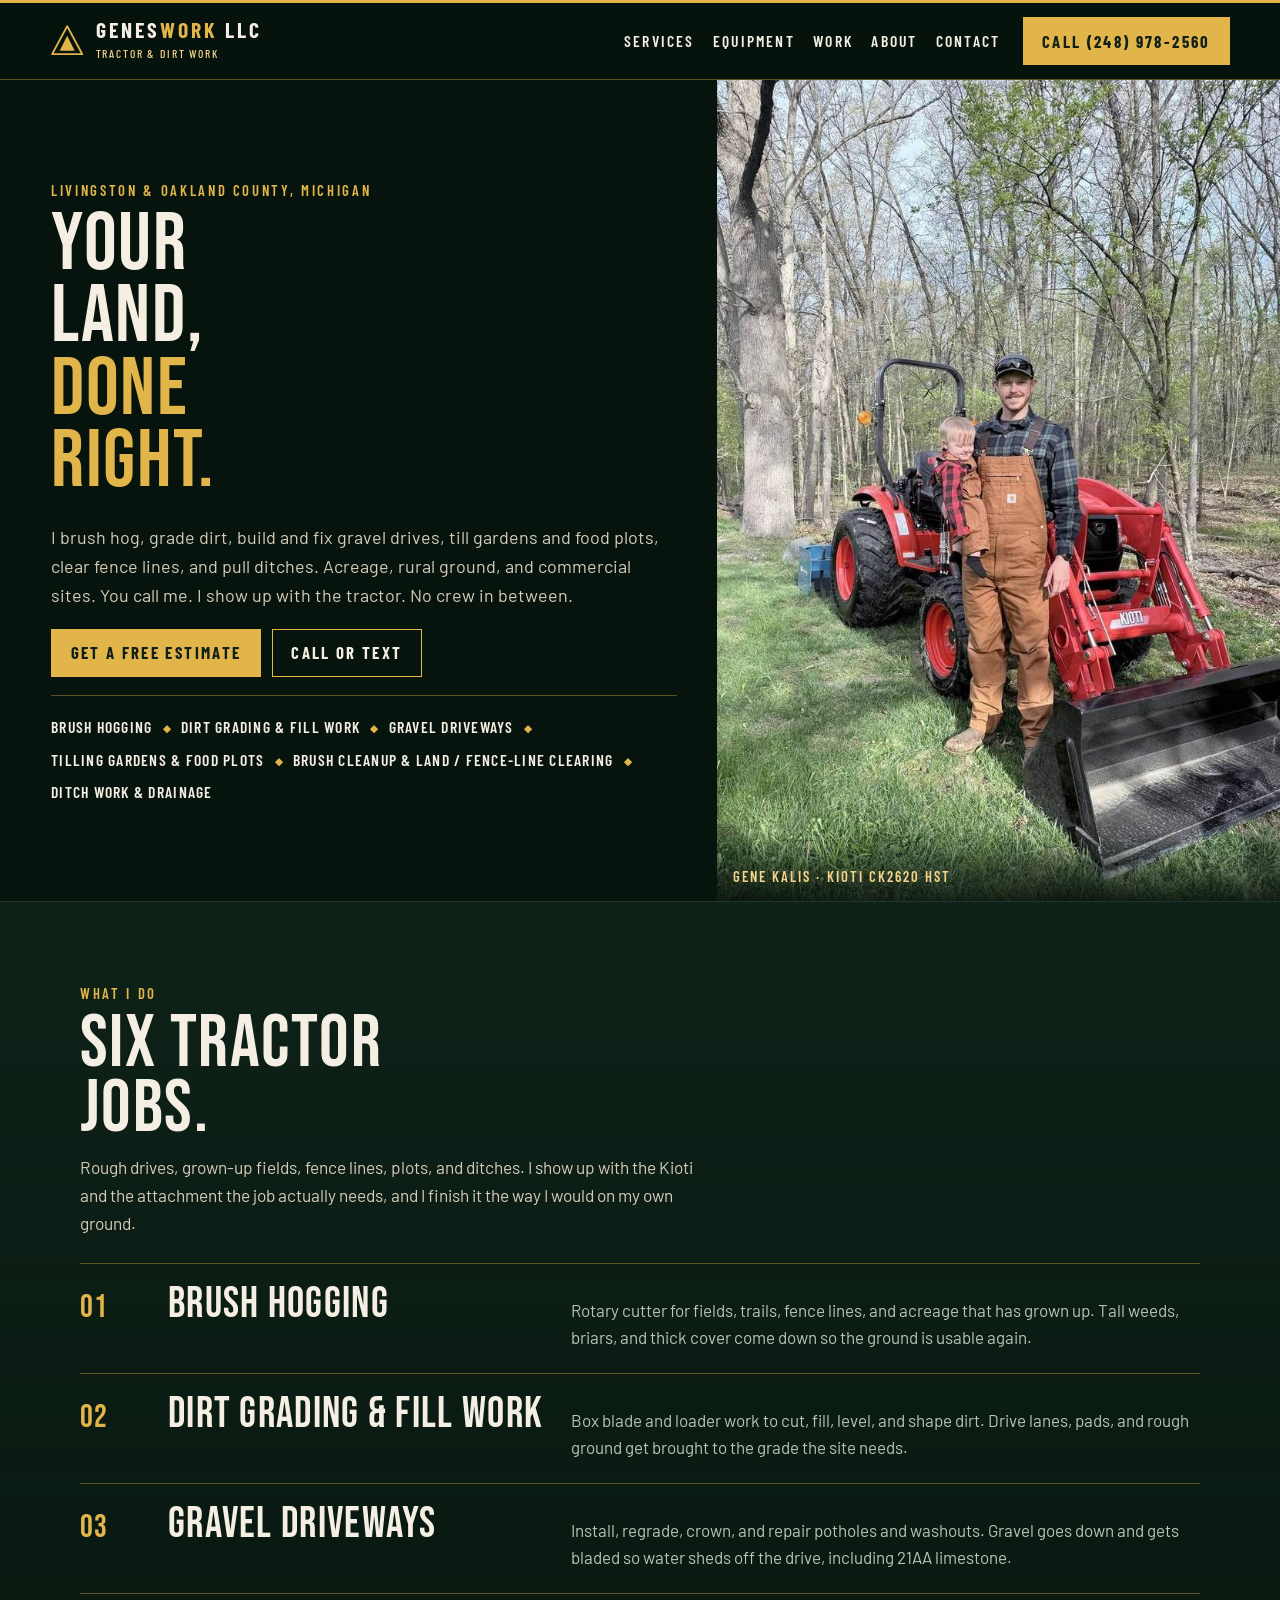
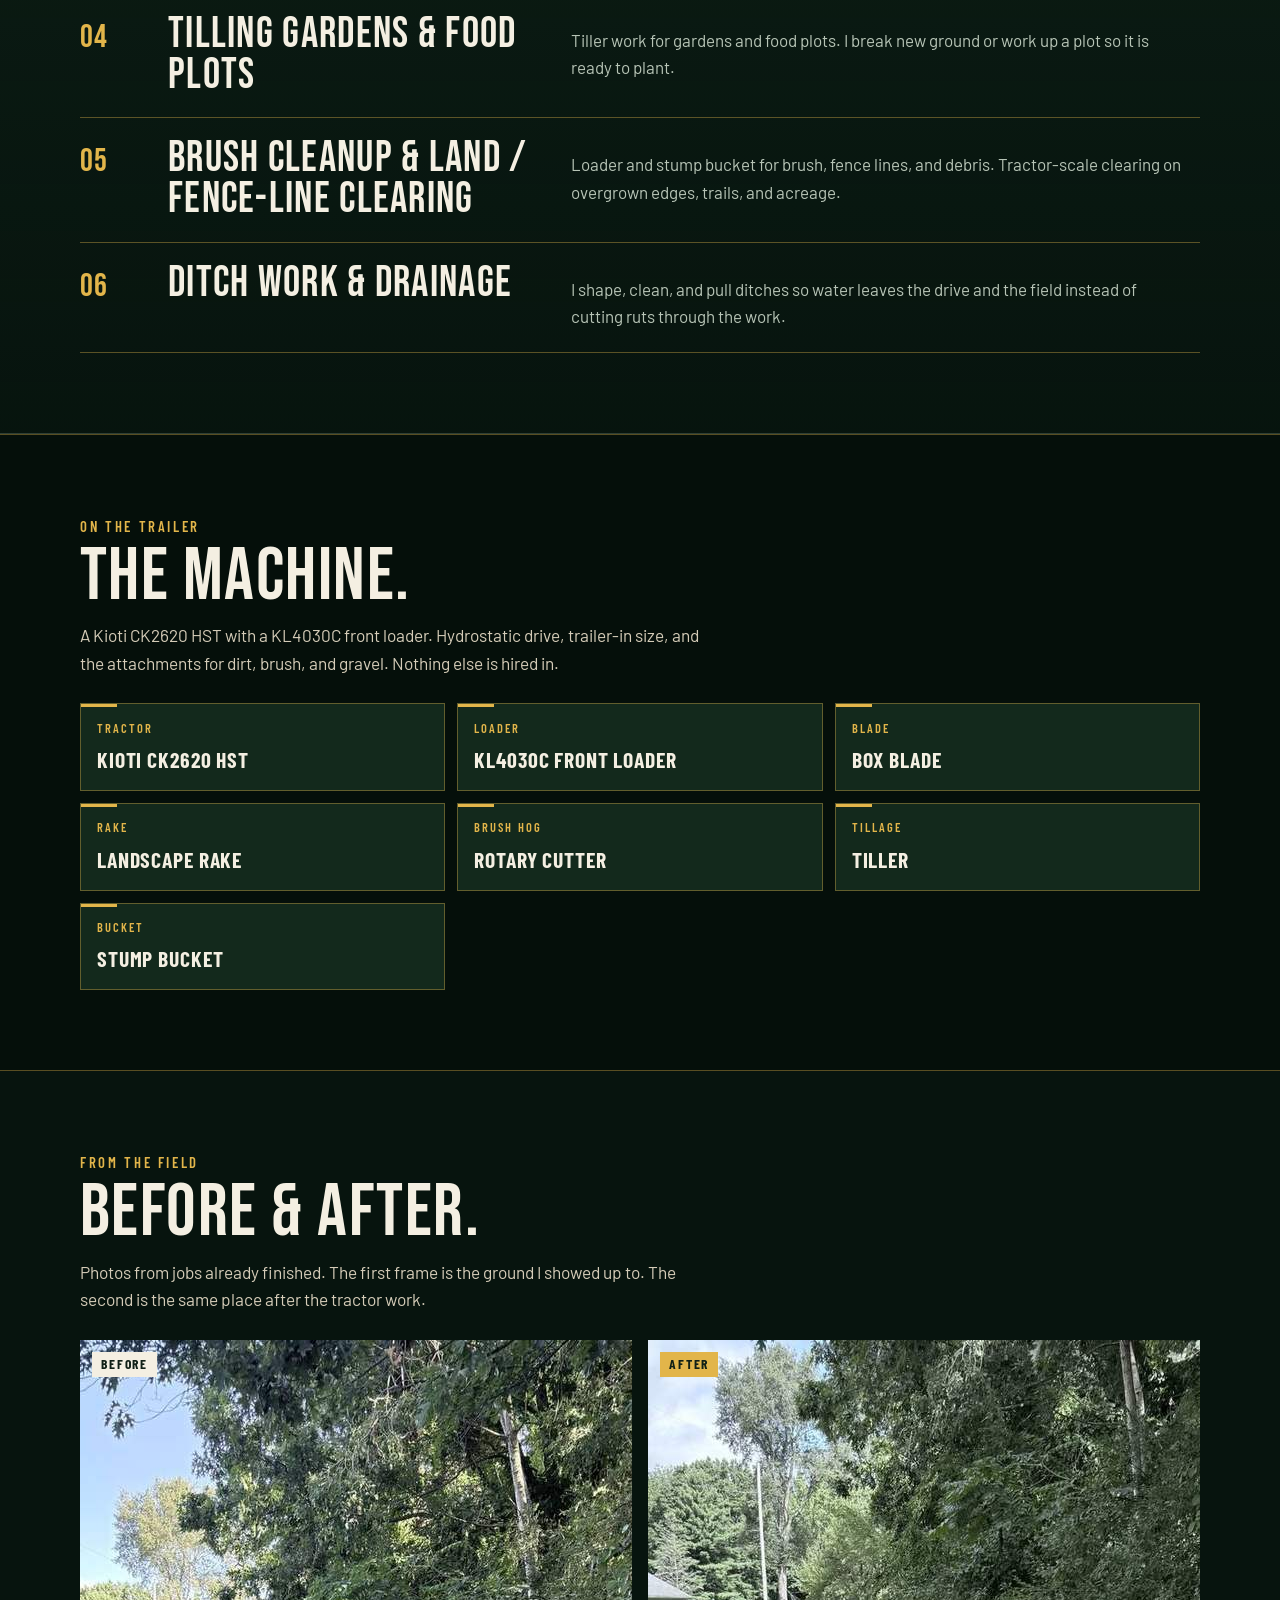
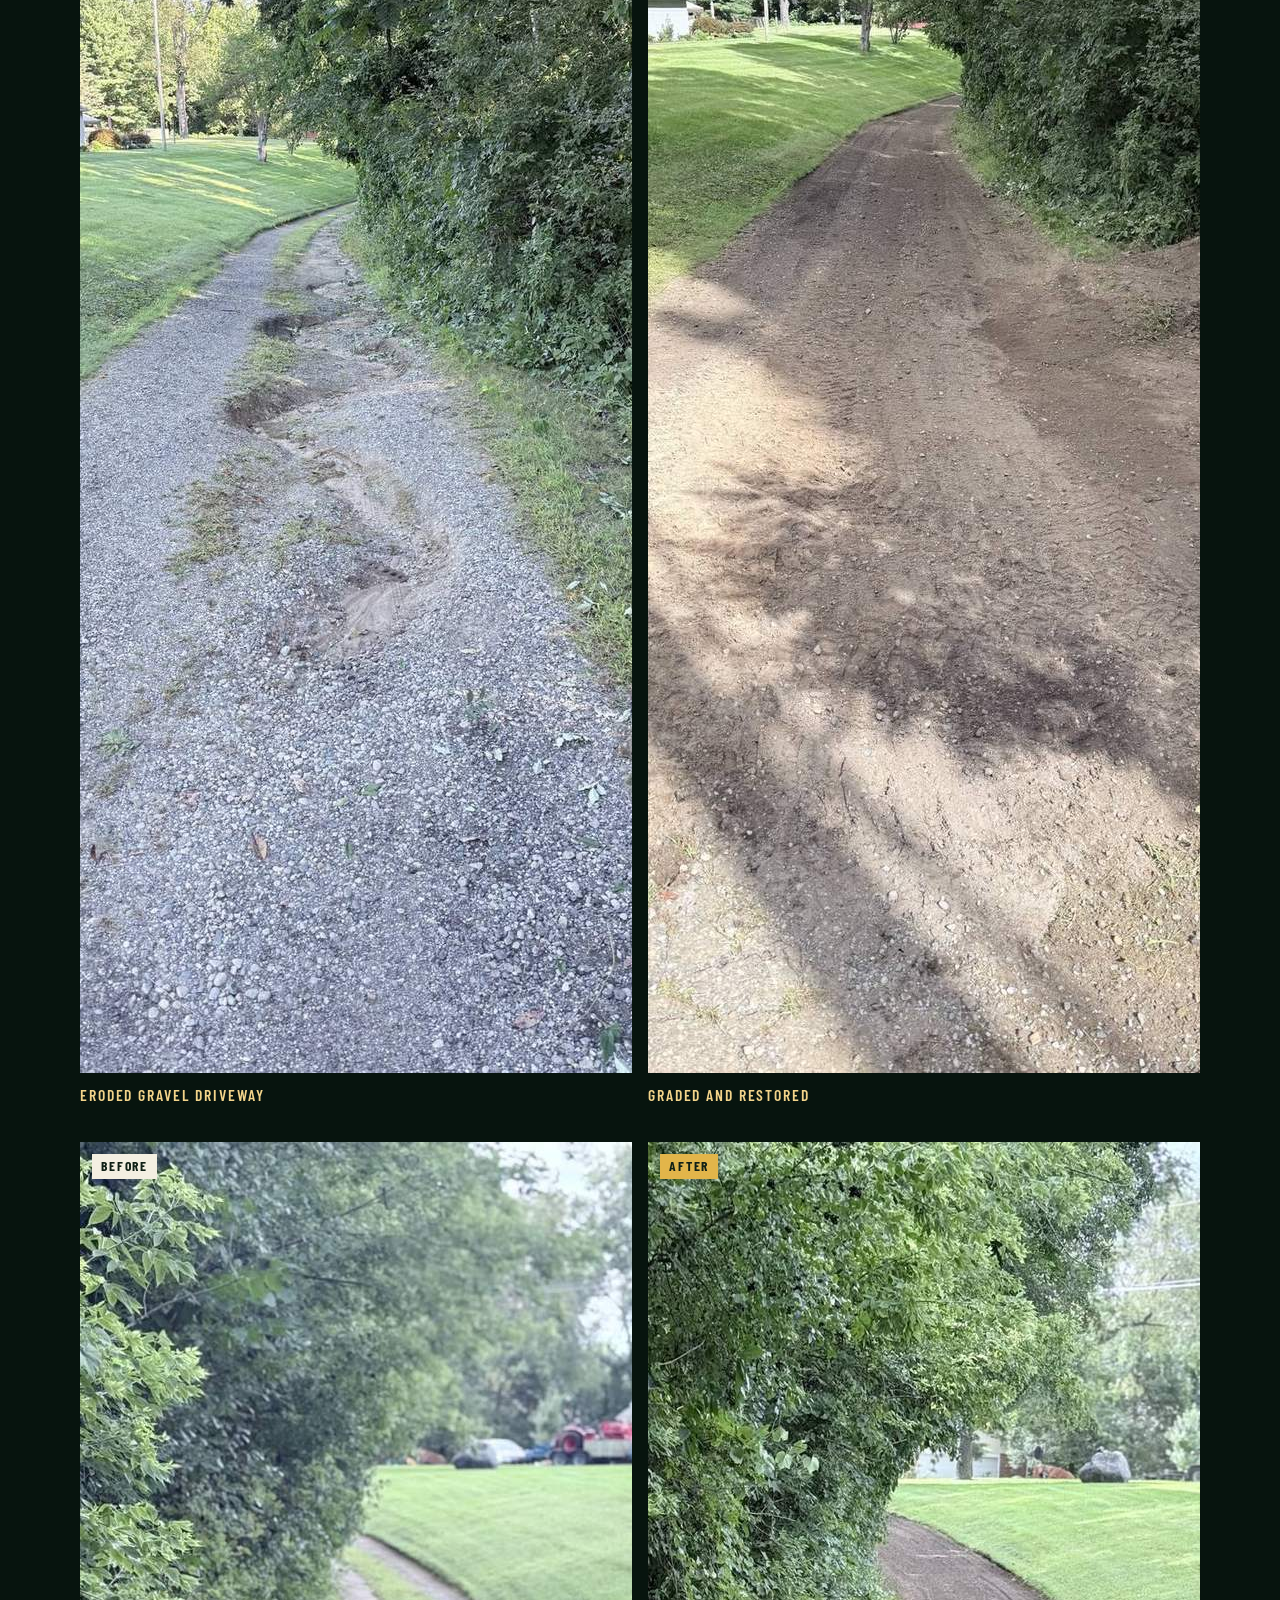
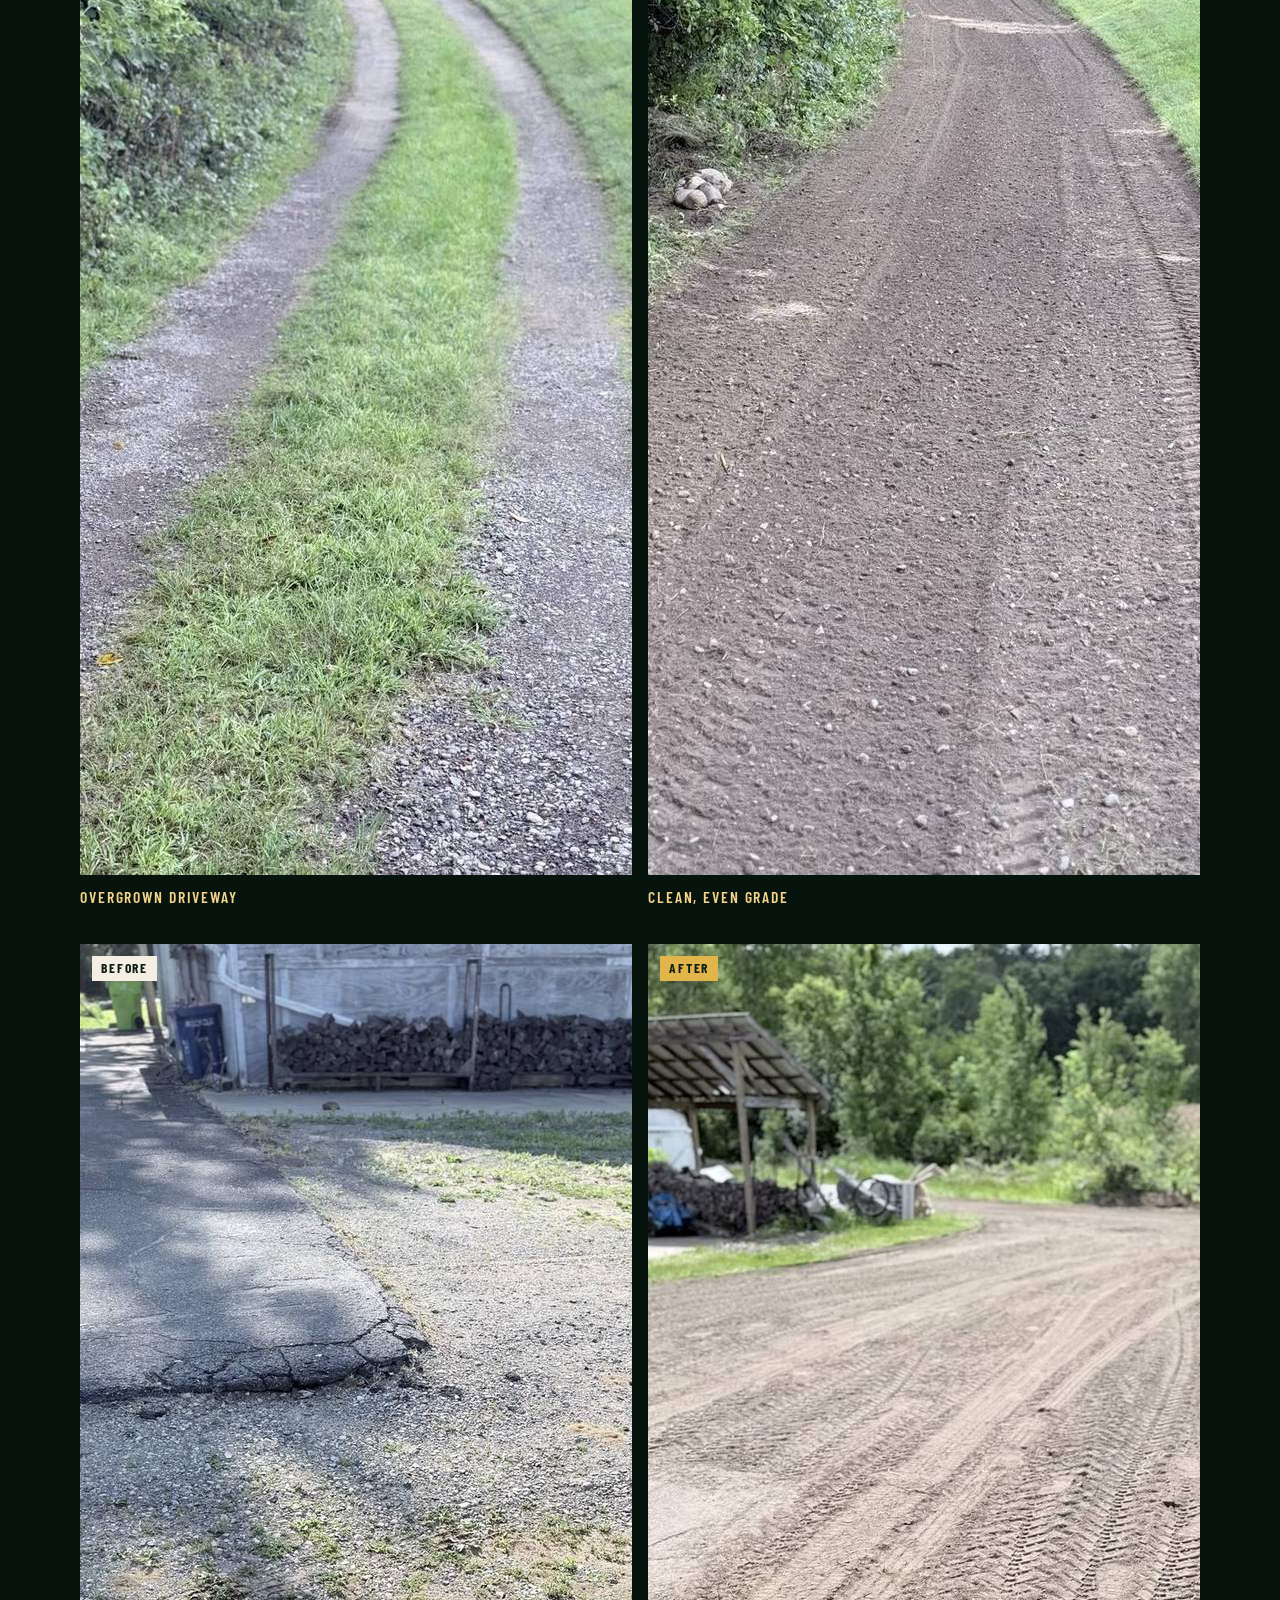
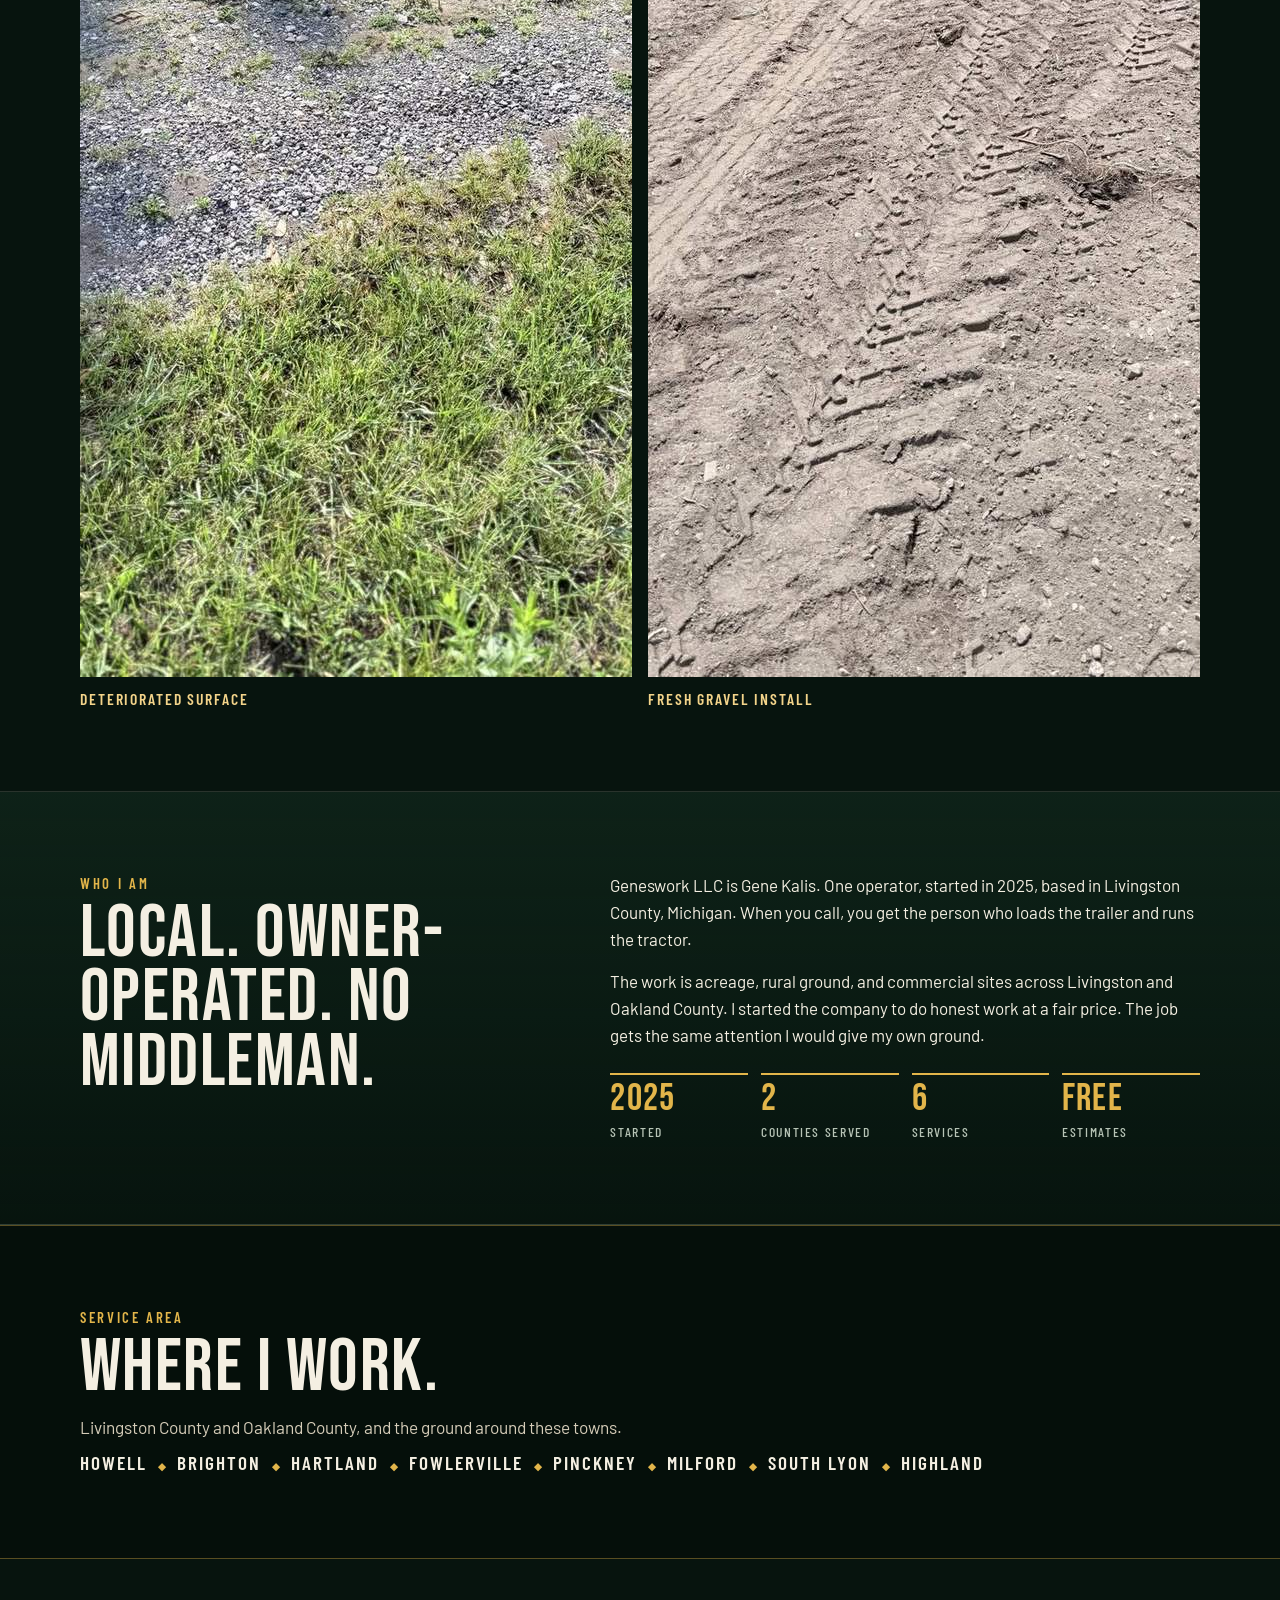
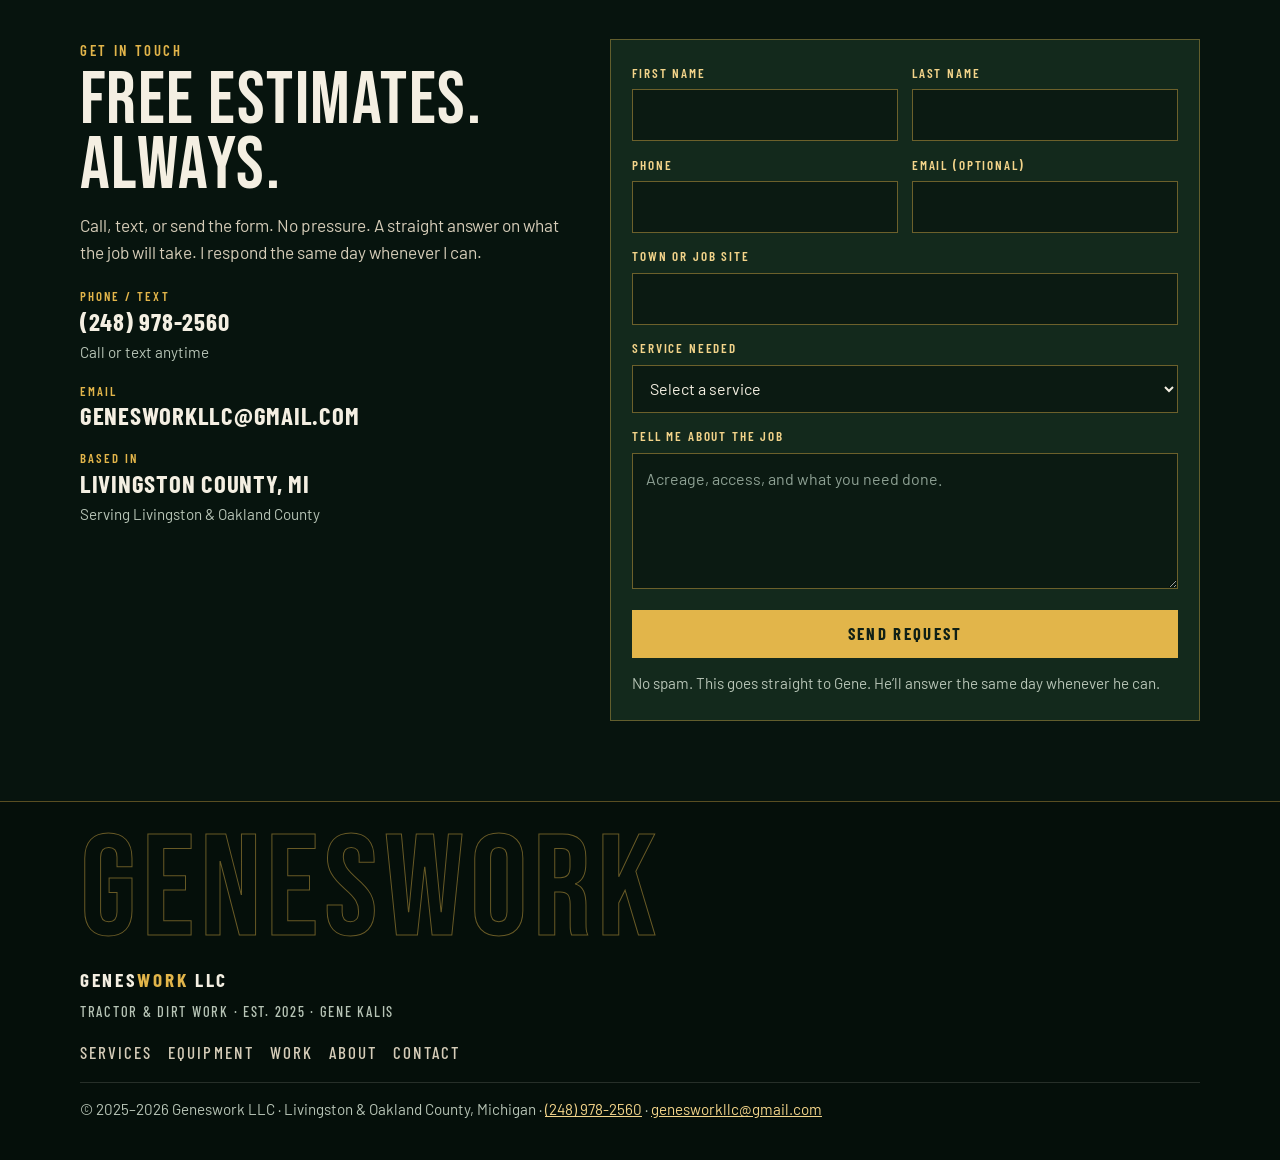
<file: index.html>
<!DOCTYPE html>
<html lang="en">
<head>
  <meta charset="utf-8">
  <meta name="viewport" content="width=device-width, initial-scale=1">
  <title>Geneswork LLC | Tractor &amp; Dirt Work in Livingston &amp; Oakland County, MI</title>
  <meta name="description" content="Brush hogging, dirt grading and fill, gravel driveways, tilling gardens and food plots, brush cleanup, and ditch work in Livingston and Oakland County, Michigan. Owner-operated by Gene Kalis. (248) 978-2560.">
  <meta name="robots" content="index, follow, max-image-preview:large">
  <meta name="theme-color" content="#07140e">
  <meta name="geo.region" content="US-MI">
  <meta name="geo.placename" content="Livingston County, Michigan">
  <link rel="canonical" href="https://genesworkllc.com/">
  <meta property="og:type" content="website">
  <meta property="og:site_name" content="Geneswork LLC">
  <meta property="og:title" content="Geneswork LLC | Your Land, Done Right.">
  <meta property="og:description" content="Owner-operated tractor and dirt work by Gene Kalis. Livingston and Oakland County, Michigan. Call (248) 978-2560.">
  <meta property="og:url" content="https://genesworkllc.com/">
  <meta property="og:image" content="https://genesworkllc.com/images/og.jpg">
  <meta property="og:image:width" content="1200">
  <meta property="og:image:height" content="630">
  <meta property="og:locale" content="en_US">
  <meta name="twitter:card" content="summary_large_image">
  <meta name="twitter:title" content="Geneswork LLC | Your Land, Done Right.">
  <meta name="twitter:description" content="Tractor and dirt work in Livingston and Oakland County, Michigan. Brush hogging, grading, gravel drives, tilling, clearing, and ditches.">
  <meta name="twitter:image" content="https://genesworkllc.com/images/og.jpg">
  <link rel="icon" href="/favicon.svg" type="image/svg+xml">
  <link rel="icon" href="/favicon-32.png" type="image/png" sizes="32x32">
  <link rel="apple-touch-icon" href="/apple-touch-icon.png">
  <link rel="manifest" href="/site.webmanifest">
  <link rel="preload" href="/fonts/bebas-neue-400.woff2" as="font" type="font/woff2" crossorigin>
  <link rel="preload" href="/fonts/barlow-condensed-700.woff2" as="font" type="font/woff2" crossorigin>
  <link rel="preload" href="/fonts/barlow-400.woff2" as="font" type="font/woff2" crossorigin>
  <link rel="preload" as="image" href="/images/gene-kioti-800.jpg" imagesrcset="/images/gene-kioti-800.jpg 800w, /images/gene-kioti.jpg 1000w" imagesizes="(min-width: 900px) 42vw, 100vw">
  <link rel="stylesheet" href="/css/styles.css">
  <script type="application/ld+json">
  {
    "@context": "https://schema.org",
    "@type": "LocalBusiness",
    "name": "Geneswork LLC",
    "url": "https://genesworkllc.com/",
    "image": "https://genesworkllc.com/images/og.jpg",
    "logo": "https://genesworkllc.com/apple-touch-icon.png",
    "telephone": "+12489782560",
    "email": "genesworkllc@gmail.com",
    "foundingDate": "2025",
    "founder": {
      "@type": "Person",
      "name": "Gene Kalis"
    },
    "description": "Owner-operated tractor and dirt work for acreage, rural ground, and commercial sites in Livingston and Oakland County, Michigan.",
    "address": {
      "@type": "PostalAddress",
      "addressRegion": "MI",
      "addressCountry": "US"
    },
    "areaServed": [
      "Livingston County, Michigan",
      "Oakland County, Michigan",
      "Howell, MI",
      "Brighton, MI",
      "Hartland, MI",
      "Fowlerville, MI",
      "Pinckney, MI",
      "Milford, MI",
      "South Lyon, MI",
      "Highland, MI"
    ],
    "hasOfferCatalog": {
      "@type": "OfferCatalog",
      "name": "Tractor and dirt work",
      "itemListElement": [
        {"@type": "Offer", "itemOffered": {"@type": "Service", "name": "Brush hogging"}},
        {"@type": "Offer", "itemOffered": {"@type": "Service", "name": "Dirt grading and fill work"}},
        {"@type": "Offer", "itemOffered": {"@type": "Service", "name": "Gravel driveways"}},
        {"@type": "Offer", "itemOffered": {"@type": "Service", "name": "Tilling gardens and food plots"}},
        {"@type": "Offer", "itemOffered": {"@type": "Service", "name": "Brush cleanup and land and fence-line clearing"}},
        {"@type": "Offer", "itemOffered": {"@type": "Service", "name": "Ditch work and drainage"}}
      ]
    }
  }
  </script>
</head>
<body class="has-bar">
  <a class="skip" href="#content">Skip to content</a>
  <header class="site-header">
    <div class="header-inner">
      <a class="logo" href="/">
        <svg viewBox="0 0 64 64" aria-hidden="true">
          <path d="M32 4 60 56H4Z" fill="none" stroke="currentColor" stroke-width="3.5" stroke-linejoin="round"/>
          <path d="M32 22 46 50H18Z" fill="currentColor"/>
        </svg>
        <span>
          <span class="logo-name">Genes<span>work</span> LLC</span>
          <span class="logo-sub">Tractor &amp; dirt work</span>
        </span>
      </a>
      <nav class="nav" aria-label="Primary">
        <a href="#services">Services</a>
        <a href="#equipment">Equipment</a>
        <a href="#work">Work</a>
        <a href="#about">About</a>
        <a href="#contact">Contact</a>
      </nav>
      <a class="btn btn-gold header-call" href="tel:2489782560">Call (248) 978-2560</a>
    </div>
  </header>

  <main id="content">
    <section class="hero" aria-labelledby="hero-title">
      <div class="hero-copy">
        <p class="kicker">Livingston &amp; Oakland County, Michigan</p>
        <h1 class="display" id="hero-title">Your land,<br><em>done right.</em></h1>
      </div>
      <figure class="hero-photo">
        <img
          src="/images/gene-kioti-800.jpg"
          srcset="/images/gene-kioti-800.jpg 800w, /images/gene-kioti.jpg 1000w"
          sizes="(min-width: 900px) 42vw, 100vw"
          width="1000"
          height="1333"
          alt="Gene Kalis holding a young child, standing with a red Kioti tractor and front loader in a wooded clearing."
          fetchpriority="high">
        <figcaption>Gene Kalis · Kioti CK2620 HST</figcaption>
      </figure>
      <div class="hero-rest">
        <p class="deck">I brush hog, grade dirt, build and fix gravel drives, till gardens and food plots, clear fence lines, and pull ditches. Acreage, rural ground, and commercial sites. You call me. I show up with the tractor. No crew in between.</p>
        <div class="hero-actions">
          <a class="btn btn-gold" href="#estimate">Get a free estimate</a>
          <a class="btn btn-ghost" href="tel:2489782560">Call or text</a>
        </div>
        <ul class="hero-services">
          <li><a href="#brush-hogging">Brush hogging</a></li>
          <li><a href="#dirt-grading">Dirt grading &amp; fill work</a></li>
          <li><a href="#gravel-driveways">Gravel driveways</a></li>
          <li><a href="#tilling">Tilling gardens &amp; food plots</a></li>
          <li><a href="#clearing">Brush cleanup &amp; land / fence-line clearing</a></li>
          <li><a href="#ditch-work">Ditch work &amp; drainage</a></li>
        </ul>
      </div>
    </section>

    <section class="section section-raise" id="services" aria-labelledby="services-title">
      <div class="wrap">
        <div class="section-head">
          <p class="kicker">What I do</p>
          <h2 class="display" id="services-title">Six tractor jobs.</h2>
          <p class="lede">Rough drives, grown-up fields, fence lines, plots, and ditches. I show up with the Kioti and the attachment the job actually needs, and I finish it the way I would on my own ground.</p>
        </div>
        <div class="services">
          <article class="service" id="brush-hogging">
            <span class="service-num">01</span>
            <h3>Brush hogging</h3>
            <p>Rotary cutter for fields, trails, fence lines, and acreage that has grown up. Tall weeds, briars, and thick cover come down so the ground is usable again.</p>
          </article>
          <article class="service" id="dirt-grading">
            <span class="service-num">02</span>
            <h3>Dirt grading &amp; fill work</h3>
            <p>Box blade and loader work to cut, fill, level, and shape dirt. Drive lanes, pads, and rough ground get brought to the grade the site needs.</p>
          </article>
          <article class="service" id="gravel-driveways">
            <span class="service-num">03</span>
            <h3>Gravel driveways</h3>
            <p>Install, regrade, crown, and repair potholes and washouts. Gravel goes down and gets bladed so water sheds off the drive, including 21AA limestone.</p>
          </article>
          <article class="service" id="tilling">
            <span class="service-num">04</span>
            <h3>Tilling gardens &amp; food plots</h3>
            <p>Tiller work for gardens and food plots. I break new ground or work up a plot so it is ready to plant.</p>
          </article>
          <article class="service" id="clearing">
            <span class="service-num">05</span>
            <h3>Brush cleanup &amp; land / fence-line clearing</h3>
            <p>Loader and stump bucket for brush, fence lines, and debris. Tractor-scale clearing on overgrown edges, trails, and acreage.</p>
          </article>
          <article class="service" id="ditch-work">
            <span class="service-num">06</span>
            <h3>Ditch work &amp; drainage</h3>
            <p>I shape, clean, and pull ditches so water leaves the drive and the field instead of cutting ruts through the work.</p>
          </article>
        </div>
      </div>
    </section>

    <section class="section section-deep" id="equipment" aria-labelledby="equipment-title">
      <div class="wrap">
        <div class="section-head">
          <p class="kicker">On the trailer</p>
          <h2 class="display" id="equipment-title">The machine.</h2>
          <p class="lede">A Kioti CK2620 HST with a KL4030C front loader. Hydrostatic drive, trailer-in size, and the attachments for dirt, brush, and gravel. Nothing else is hired in.</p>
        </div>
        <ul class="gear">
          <li><span>Tractor</span><strong>Kioti CK2620 HST</strong></li>
          <li><span>Loader</span><strong>KL4030C front loader</strong></li>
          <li><span>Blade</span><strong>Box blade</strong></li>
          <li><span>Rake</span><strong>Landscape rake</strong></li>
          <li><span>Brush hog</span><strong>Rotary cutter</strong></li>
          <li><span>Tillage</span><strong>Tiller</strong></li>
          <li><span>Bucket</span><strong>Stump bucket</strong></li>
        </ul>
      </div>
    </section>

    <section class="section" id="work" aria-labelledby="work-title">
      <div class="wrap">
        <div class="section-head">
          <p class="kicker">From the field</p>
          <h2 class="display" id="work-title">Before &amp; after.</h2>
          <p class="lede">Photos from jobs already finished. The first frame is the ground I showed up to. The second is the same place after the tractor work.</p>
        </div>
        <div class="pairs">
          <div class="pair">
            <figure class="shot">
              <div class="shot-frame">
                <img src="/images/drive-eroded.jpg" width="1000" height="1333" alt="Gravel driveway with washouts and ruts along the edge, before grading." class="pos-drive" loading="lazy">
                <span class="tag">Before</span>
              </div>
              <figcaption>Eroded gravel driveway</figcaption>
            </figure>
            <figure class="shot">
              <div class="shot-frame">
                <img src="/images/drive-graded.jpg" width="1000" height="1333" alt="The same driveway after grading, with a bladed surface beside the tree line and a house in the background." class="pos-drive" loading="lazy">
                <span class="tag tag-after">After</span>
              </div>
              <figcaption>Graded and restored</figcaption>
            </figure>
          </div>
          <div class="pair">
            <figure class="shot">
              <div class="shot-frame">
                <img src="/images/drive-overgrown.jpg" width="1000" height="1333" alt="Narrow gravel drive with grass grown up through the middle, before it was cut back." class="pos-lane" loading="lazy">
                <span class="tag">Before</span>
              </div>
              <figcaption>Overgrown driveway</figcaption>
            </figure>
            <figure class="shot">
              <div class="shot-frame">
                <img src="/images/drive-bladed.jpg" width="1000" height="1333" alt="The same drive after grading, with the center growth removed and a clean bladed surface." class="pos-lane" loading="lazy">
                <span class="tag tag-after">After</span>
              </div>
              <figcaption>Clean, even grade</figcaption>
            </figure>
          </div>
          <div class="pair">
            <figure class="shot">
              <div class="shot-frame">
                <img src="/images/apron-before.jpg" width="1000" height="1333" alt="Broken asphalt edge meeting a thin, weedy gravel apron before repair." class="pos-apron" loading="lazy">
                <span class="tag">Before</span>
              </div>
              <figcaption>Deteriorated surface</figcaption>
            </figure>
            <figure class="shot">
              <div class="shot-frame">
                <img src="/images/apron-after.jpg" width="1000" height="1333" alt="Wide graded drive surface in front of a woodshed after the repair." class="pos-grade" loading="lazy">
                <span class="tag tag-after">After</span>
              </div>
              <figcaption>Fresh gravel install</figcaption>
            </figure>
          </div>
        </div>
      </div>
    </section>

    <section class="section section-raise" id="about" aria-labelledby="about-title">
      <div class="wrap about-grid">
        <div>
          <p class="kicker">Who I am</p>
          <h2 class="display" id="about-title">Local. Owner-operated. No middleman.</h2>
        </div>
        <div>
          <p>Geneswork LLC is Gene Kalis. One operator, started in 2025, based in Livingston County, Michigan. When you call, you get the person who loads the trailer and runs the tractor.</p>
          <p>The work is acreage, rural ground, and commercial sites across Livingston and Oakland County. I started the company to do honest work at a fair price. The job gets the same attention I would give my own ground.</p>
          <ul class="stats">
            <li><strong>2025</strong><span>Started</span></li>
            <li><strong>2</strong><span>Counties served</span></li>
            <li><strong>6</strong><span>Services</span></li>
            <li><strong>Free</strong><span>Estimates</span></li>
          </ul>
        </div>
      </div>
    </section>

    <section class="section section-deep" id="area" aria-labelledby="area-title">
      <div class="wrap">
        <p class="kicker">Service area</p>
        <h2 class="display" id="area-title">Where I work.</h2>
        <p class="lede">Livingston County and Oakland County, and the ground around these towns.</p>
        <ul class="towns">
          <li>Howell</li>
          <li>Brighton</li>
          <li>Hartland</li>
          <li>Fowlerville</li>
          <li>Pinckney</li>
          <li>Milford</li>
          <li>South Lyon</li>
          <li>Highland</li>
        </ul>
      </div>
    </section>

    <section class="section" id="contact" aria-labelledby="contact-title">
      <div class="wrap contact-grid">
        <div>
          <p class="kicker">Get in touch</p>
          <h2 class="display" id="contact-title">Free estimates. Always.</h2>
          <p class="lede">Call, text, or send the form. No pressure. A straight answer on what the job will take. I respond the same day whenever I can.</p>
          <ul class="contact-list">
            <li>
              <span>Phone / text</span>
              <a href="tel:2489782560">(248) 978-2560</a>
              <small>Call or text anytime</small>
            </li>
            <li>
              <span>Email</span>
              <a href="mailto:genesworkllc@gmail.com">genesworkllc@gmail.com</a>
            </li>
            <li>
              <span>Based in</span>
              <strong>Livingston County, MI</strong>
              <small>Serving Livingston &amp; Oakland County</small>
            </li>
          </ul>
        </div>
        <form
          class="form"
          id="estimate"
          name="estimate"
          method="POST"
          action="/thanks.html"
          data-netlify="true"
          netlify-honeypot="bot-field">
          <input type="hidden" name="form-name" value="estimate">
          <p class="hp">
            <label for="bot-field">Leave this empty</label>
            <input id="bot-field" name="bot-field" tabindex="-1" autocomplete="off">
          </p>
          <div class="form-row">
            <div>
              <label for="first-name">First name</label>
              <input id="first-name" name="first-name" type="text" autocomplete="given-name" required>
            </div>
            <div>
              <label for="last-name">Last name</label>
              <input id="last-name" name="last-name" type="text" autocomplete="family-name" required>
            </div>
          </div>
          <div class="form-row">
            <div>
              <label for="phone">Phone</label>
              <input id="phone" name="phone" type="tel" inputmode="tel" autocomplete="tel" required>
            </div>
            <div>
              <label for="email">Email <span>(optional)</span></label>
              <input id="email" name="email" type="email" autocomplete="email">
            </div>
          </div>
          <div>
            <label for="location">Town or job site</label>
            <input id="location" name="location" type="text" autocomplete="address-level2" required>
          </div>
          <div>
            <label for="service">Service needed</label>
            <select id="service" name="service" required>
              <option value="">Select a service</option>
              <option>Brush hogging</option>
              <option>Dirt grading &amp; fill work</option>
              <option>Gravel driveways</option>
              <option>Tilling gardens &amp; food plots</option>
              <option>Brush cleanup &amp; land / fence-line clearing</option>
              <option>Ditch work &amp; drainage</option>
              <option>Not sure yet</option>
            </select>
          </div>
          <div>
            <label for="details">Tell me about the job</label>
            <textarea id="details" name="details" required placeholder="Acreage, access, and what you need done."></textarea>
          </div>
          <button class="btn btn-gold" type="submit">Send request</button>
          <p class="form-note">No spam. This goes straight to Gene. He’ll answer the same day whenever he can.</p>
        </form>
      </div>
    </section>
  </main>

  <footer class="site-footer">
    <div class="wrap">
      <div class="footer-mark" aria-hidden="true">GENESWORK</div>
      <p class="footer-brand">Genes<span>work</span> LLC</p>
      <p class="footer-sub">Tractor &amp; dirt work · Est. 2025 · Gene Kalis</p>
      <ul class="footer-nav">
        <li><a href="#services">Services</a></li>
        <li><a href="#equipment">Equipment</a></li>
        <li><a href="#work">Work</a></li>
        <li><a href="#about">About</a></li>
        <li><a href="#contact">Contact</a></li>
      </ul>
      <p class="legal">© 2025–2026 Geneswork LLC · Livingston &amp; Oakland County, Michigan · <a href="tel:2489782560">(248) 978-2560</a> · <a href="mailto:genesworkllc@gmail.com">genesworkllc@gmail.com</a></p>
    </div>
  </footer>

  <div class="mobile-bar">
    <a class="mobile-bar-call" href="tel:2489782560">
      <span>Call or text</span>
      <strong>(248) 978-2560</strong>
    </a>
    <a class="mobile-bar-est" href="#estimate">
      <span>No obligation</span>
      <strong>Free estimate</strong>
    </a>
  </div>
</body>
</html>
</file>
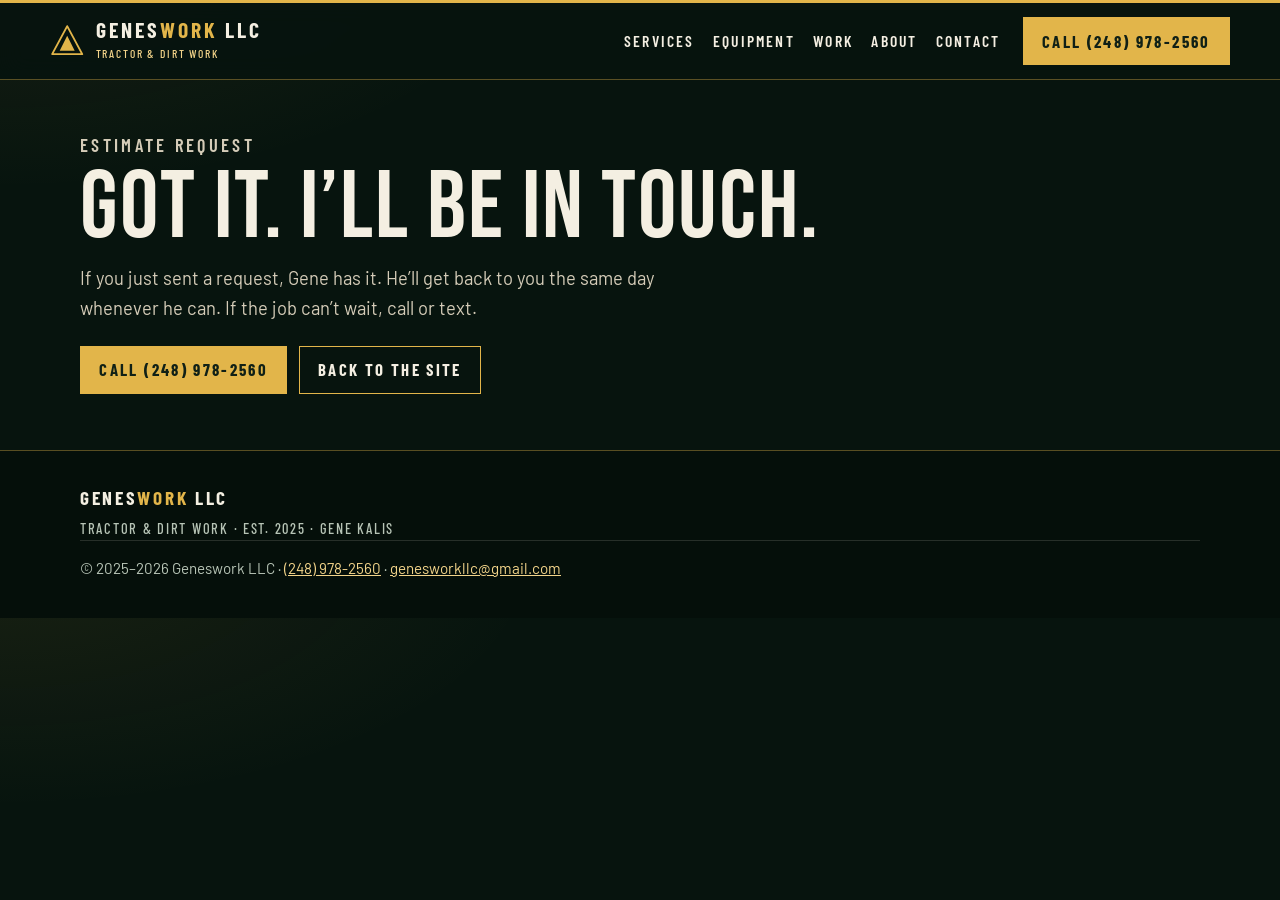
<file: thanks.html>
<!DOCTYPE html>
<html lang="en">
<head>
  <meta charset="utf-8">
  <meta name="viewport" content="width=device-width, initial-scale=1">
  <title>Request received | Geneswork LLC</title>
  <meta name="description" content="Gene Kalis received your estimate request. Call or text (248) 978-2560 if the job is time-sensitive.">
  <meta name="robots" content="noindex">
  <meta name="theme-color" content="#07140e">
  <link rel="canonical" href="https://genesworkllc.com/thanks.html">
  <link rel="icon" href="/favicon.svg" type="image/svg+xml">
  <link rel="icon" href="/favicon-32.png" type="image/png" sizes="32x32">
  <link rel="apple-touch-icon" href="/apple-touch-icon.png">
  <link rel="stylesheet" href="/css/styles.css">
</head>
<body class="has-bar">
  <a class="skip" href="#content">Skip to content</a>
  <header class="site-header">
    <div class="header-inner">
      <a class="logo" href="/">
        <svg viewBox="0 0 64 64" aria-hidden="true">
          <path d="M32 4 60 56H4Z" fill="none" stroke="currentColor" stroke-width="3.5" stroke-linejoin="round"/>
          <path d="M32 22 46 50H18Z" fill="currentColor"/>
        </svg>
        <span>
          <span class="logo-name">Genes<span>work</span> LLC</span>
          <span class="logo-sub">Tractor &amp; dirt work</span>
        </span>
      </a>
      <nav class="nav" aria-label="Primary">
        <a href="/#services">Services</a>
        <a href="/#equipment">Equipment</a>
        <a href="/#work">Work</a>
        <a href="/#about">About</a>
        <a href="/#contact">Contact</a>
      </nav>
      <a class="btn btn-gold header-call" href="tel:2489782560">Call (248) 978-2560</a>
    </div>
  </header>
  <main id="content" class="page-hero">
    <div class="wrap">
      <p class="kicker">Estimate request</p>
      <h1 class="display">Got it. I’ll be in touch.</h1>
      <p>If you just sent a request, Gene has it. He’ll get back to you the same day whenever he can. If the job can’t wait, call or text.</p>
      <div class="page-actions">
        <a class="btn btn-gold" href="tel:2489782560">Call (248) 978-2560</a>
        <a class="btn btn-ghost" href="/">Back to the site</a>
      </div>
    </div>
  </main>
  <footer class="site-footer">
    <div class="wrap">
      <p class="footer-brand">Genes<span>work</span> LLC</p>
      <p class="footer-sub">Tractor &amp; dirt work · Est. 2025 · Gene Kalis</p>
      <p class="legal">© 2025–2026 Geneswork LLC · <a href="tel:2489782560">(248) 978-2560</a> · <a href="mailto:genesworkllc@gmail.com">genesworkllc@gmail.com</a></p>
    </div>
  </footer>
  <div class="mobile-bar">
    <a class="mobile-bar-call" href="tel:2489782560">
      <span>Call or text</span>
      <strong>(248) 978-2560</strong>
    </a>
    <a class="mobile-bar-est" href="/">
      <span>Geneswork</span>
      <strong>Back home</strong>
    </a>
  </div>
</body>
</html>
</file>
<file: css/styles.css>
@font-face {
  font-family: "Barlow";
  font-style: normal;
  font-weight: 400;
  font-display: swap;
  src: url("../fonts/barlow-400.woff2") format("woff2");
}

@font-face {
  font-family: "Barlow";
  font-style: normal;
  font-weight: 500;
  font-display: swap;
  src: url("../fonts/barlow-500.woff2") format("woff2");
}

@font-face {
  font-family: "Barlow";
  font-style: normal;
  font-weight: 600;
  font-display: swap;
  src: url("../fonts/barlow-600.woff2") format("woff2");
}

@font-face {
  font-family: "Barlow Condensed";
  font-style: normal;
  font-weight: 500;
  font-display: swap;
  src: url("../fonts/barlow-condensed-500.woff2") format("woff2");
}

@font-face {
  font-family: "Barlow Condensed";
  font-style: normal;
  font-weight: 600;
  font-display: swap;
  src: url("../fonts/barlow-condensed-600.woff2") format("woff2");
}

@font-face {
  font-family: "Barlow Condensed";
  font-style: normal;
  font-weight: 700;
  font-display: swap;
  src: url("../fonts/barlow-condensed-700.woff2") format("woff2");
}

@font-face {
  font-family: "Bebas Neue";
  font-style: normal;
  font-weight: 400;
  font-display: swap;
  src: url("../fonts/bebas-neue-400.woff2") format("woff2");
}

:root {
  --bg: #07140e;
  --bg-raise: #0e2218;
  --bg-deep: #050f0a;
  --panel: #13291c;
  --line: rgba(226, 181, 74, 0.38);
  --line-soft: rgba(244, 239, 226, 0.14);
  --gold: #e2b54a;
  --gold-2: #f3d48a;
  --gold-deep: #8d6b22;
  --ink: #102016;
  --cream: #f4efe2;
  --cream-dim: #d5ccb8;
  --muted: #b7c4b6;
  --header: 4.75rem;
  --bar: 4.35rem;
  --max: 1120px;
  --gutter: 1.15rem;
  color-scheme: dark;
}

*,
*::before,
*::after {
  box-sizing: border-box;
}

html {
  scroll-padding-top: 6.5rem;
}

@media (prefers-reduced-motion: no-preference) {
  html {
    scroll-behavior: smooth;
  }
}

body {
  margin: 0;
  font-family: "Barlow", "Segoe UI", sans-serif;
  font-size: 1.0625rem;
  line-height: 1.6;
  color: var(--cream);
  background:
    radial-gradient(900px 420px at 0% -10%, rgba(226, 181, 74, 0.08), transparent 60%),
    var(--bg);
}

body.has-bar {
  padding-bottom: calc(var(--bar) + env(safe-area-inset-bottom));
}

img {
  max-width: 100%;
  display: block;
}

h1,
h2,
h3,
p,
figure,
ul,
ol,
dl {
  margin: 0;
}

a {
  color: inherit;
}

:focus-visible {
  outline: 2px solid var(--gold-2);
  outline-offset: 3px;
}

::selection {
  background: var(--gold);
  color: var(--ink);
}

.skip {
  position: absolute;
  left: 1rem;
  top: -4rem;
  z-index: 80;
  background: var(--gold);
  color: var(--ink);
  padding: 0.55rem 0.9rem;
  font-family: "Barlow Condensed", "Arial Narrow", sans-serif;
  font-weight: 700;
  letter-spacing: 0.12em;
  text-transform: uppercase;
  text-decoration: none;
}

.skip:focus {
  top: 0.6rem;
}

.wrap {
  width: min(var(--max), calc(100% - var(--gutter) * 2));
  margin-inline: auto;
}

.kicker {
  font-family: "Barlow Condensed", "Arial Narrow", sans-serif;
  font-weight: 600;
  letter-spacing: 0.18em;
  text-transform: uppercase;
  color: var(--gold);
  font-size: 0.92rem;
}

.display {
  font-family: "Bebas Neue", "Arial Narrow", Impact, sans-serif;
  font-weight: 400;
  letter-spacing: 0.02em;
  line-height: 0.88;
  text-transform: uppercase;
}

.lede {
  color: var(--cream-dim);
  font-size: 1.08rem;
  max-width: 62ch;
}

.site-header {
  position: sticky;
  top: 0;
  z-index: 40;
  background: rgba(7, 20, 14, 0.94);
  border-top: 3px solid var(--gold);
  border-bottom: 1px solid var(--line);
  backdrop-filter: blur(12px);
}

.header-inner {
  display: flex;
  flex-wrap: wrap;
  align-items: center;
  gap: 0.35rem 1rem;
  width: min(1180px, calc(100% - var(--gutter) * 2));
  margin-inline: auto;
  padding: 0.65rem 0 0.75rem;
}

.logo {
  display: flex;
  align-items: center;
  gap: 0.7rem;
  text-decoration: none;
  color: var(--cream);
  margin-right: auto;
}

.logo svg {
  width: 2.15rem;
  height: 2.15rem;
  color: var(--gold);
  flex: none;
}

.logo-name {
  display: block;
  font-family: "Barlow Condensed", "Arial Narrow", sans-serif;
  font-weight: 700;
  letter-spacing: 0.12em;
  text-transform: uppercase;
  font-size: 1.2rem;
  line-height: 1;
}

.logo-name span {
  color: var(--gold);
}

.logo-sub {
  display: block;
  margin-top: 0.2rem;
  font-family: "Barlow Condensed", "Arial Narrow", sans-serif;
  font-weight: 500;
  letter-spacing: 0.16em;
  text-transform: uppercase;
  font-size: 0.72rem;
  color: var(--gold-2);
}

.nav {
  display: flex;
  flex-wrap: wrap;
  gap: 0.35rem 0.95rem;
  width: 100%;
}

.nav a {
  font-family: "Barlow Condensed", "Arial Narrow", sans-serif;
  font-weight: 600;
  letter-spacing: 0.14em;
  text-transform: uppercase;
  font-size: 0.98rem;
  text-decoration: none;
  color: var(--cream);
}

.nav a:hover {
  color: var(--gold-2);
}

.btn.header-call {
  display: none;
}

.btn {
  display: inline-flex;
  align-items: center;
  justify-content: center;
  min-height: 3rem;
  padding: 0.7rem 1.15rem;
  border: 1px solid var(--gold);
  text-decoration: none;
  font-family: "Barlow Condensed", "Arial Narrow", sans-serif;
  font-weight: 700;
  letter-spacing: 0.14em;
  text-transform: uppercase;
  font-size: 1.05rem;
  line-height: 1;
  cursor: pointer;
}

.btn-gold {
  background: var(--gold);
  color: var(--ink);
}

.btn-gold:hover {
  background: var(--gold-2);
}

.btn-ghost {
  background: transparent;
  color: var(--cream);
}

.btn-ghost:hover {
  background: rgba(226, 181, 74, 0.12);
}

.hero {
  display: grid;
  align-items: start;
}

.hero-copy {
  padding: 1.6rem var(--gutter) 1.4rem;
}

.hero h1 {
  margin: 0.45rem 0 0;
  font-size: clamp(3.35rem, 15vw, 6.8rem);
  max-width: 9ch;
}

.hero h1 em {
  font-style: normal;
  color: var(--gold);
}

.hero-photo {
  margin: 0;
  position: relative;
  background: var(--bg-deep);
}

.hero-photo img {
  width: 100%;
  height: 54vw;
  max-height: 420px;
  object-fit: cover;
  object-position: center 62%;
}

.hero-photo figcaption {
  position: absolute;
  left: 0;
  right: 0;
  bottom: 0;
  padding: 2rem 1rem 0.75rem;
  background: linear-gradient(transparent, rgba(5, 15, 10, 0.88));
  font-family: "Barlow Condensed", "Arial Narrow", sans-serif;
  font-weight: 600;
  letter-spacing: 0.14em;
  text-transform: uppercase;
  font-size: 0.92rem;
  color: var(--gold-2);
}

.hero-rest {
  padding: 1.15rem var(--gutter) 1.6rem;
}

.deck {
  color: var(--cream-dim);
  font-size: 1.12rem;
  max-width: 42rem;
}

.hero-actions {
  display: flex;
  flex-wrap: wrap;
  gap: 0.7rem;
  margin-top: 1.2rem;
}

.hero-services {
  list-style: none;
  display: flex;
  flex-wrap: wrap;
  gap: 0.45rem 0;
  padding: 1.15rem 0 0;
  margin: 1.15rem 0 0;
  border-top: 1px solid var(--line);
}

.hero-services li {
  font-family: "Barlow Condensed", "Arial Narrow", sans-serif;
  font-weight: 600;
  letter-spacing: 0.08em;
  text-transform: uppercase;
  font-size: 0.98rem;
}

.hero-services a {
  text-decoration: none;
}

.hero-services a:hover {
  color: var(--gold-2);
}

.hero-services li:not(:last-child)::after {
  content: "◆";
  color: var(--gold);
  font-size: 0.62rem;
  margin: 0 0.55rem 0 0.65rem;
  vertical-align: middle;
}

.section {
  padding: 3.5rem 0;
}

.section-raise {
  background: linear-gradient(180deg, rgba(14, 34, 24, 0.96), rgba(7, 20, 14, 0.4));
  border-top: 1px solid var(--line-soft);
  border-bottom: 1px solid var(--line-soft);
}

.section-deep {
  background: var(--bg-deep);
  border-top: 1px solid var(--line);
  border-bottom: 1px solid var(--line);
}

.section h2 {
  font-size: clamp(2.8rem, 8vw, 4.6rem);
  margin: 0.4rem 0 0.8rem;
  max-width: 14ch;
}

.section-head {
  margin-bottom: 1.6rem;
}

.services {
  border-top: 1px solid var(--line);
}

.service {
  display: grid;
  gap: 0.25rem 1.25rem;
  padding: 1.25rem 0 1.35rem;
  border-bottom: 1px solid var(--line);
  scroll-margin-top: 6.5rem;
}

.service-num {
  font-family: "Bebas Neue", "Arial Narrow", Impact, sans-serif;
  color: var(--gold);
  font-size: 2rem;
  line-height: 1;
  letter-spacing: 0.04em;
}

.service h3 {
  font-family: "Bebas Neue", "Arial Narrow", Impact, sans-serif;
  font-size: clamp(2rem, 5vw, 2.7rem);
  font-weight: 400;
  letter-spacing: 0.03em;
  line-height: 0.95;
  text-transform: uppercase;
}

.service p {
  color: var(--muted);
  max-width: 62ch;
}

.gear {
  list-style: none;
  padding: 0;
  display: grid;
  gap: 0.75rem;
}

.gear li {
  background: var(--panel);
  border: 1px solid var(--line);
  padding: 0.9rem 1rem 0.85rem;
  position: relative;
}

.gear li::before {
  content: "";
  position: absolute;
  top: 0;
  left: 0;
  width: 2.25rem;
  height: 3px;
  background: var(--gold);
}

.gear span {
  display: block;
  font-family: "Barlow Condensed", "Arial Narrow", sans-serif;
  letter-spacing: 0.16em;
  text-transform: uppercase;
  color: var(--gold);
  font-size: 0.78rem;
  font-weight: 600;
}

.gear strong {
  display: block;
  margin-top: 0.2rem;
  font-family: "Barlow Condensed", "Arial Narrow", sans-serif;
  font-weight: 700;
  font-size: 1.35rem;
  letter-spacing: 0.04em;
  text-transform: uppercase;
}

.pairs {
  display: grid;
  gap: 2.2rem;
}

.pair {
  display: grid;
  gap: 1rem;
}

.shot {
  margin: 0;
}

.shot-frame {
  position: relative;
  background: #000;
}

.shot img {
  width: 100%;
  aspect-ratio: 3 / 2;
  object-fit: cover;
}

.pos-drive {
  object-position: center 64%;
}

.pos-lane {
  object-position: center 55%;
}

.pos-apron {
  object-position: center 38%;
}

.pos-grade {
  object-position: center 52%;
}

.tag {
  position: absolute;
  top: 0.75rem;
  left: 0.75rem;
  background: var(--cream);
  color: var(--ink);
  font-family: "Barlow Condensed", "Arial Narrow", sans-serif;
  font-weight: 700;
  letter-spacing: 0.14em;
  text-transform: uppercase;
  font-size: 0.85rem;
  padding: 0.35rem 0.55rem;
  line-height: 1;
}

.tag-after {
  background: var(--gold);
}

.shot figcaption {
  margin-top: 0.55rem;
  font-family: "Barlow Condensed", "Arial Narrow", sans-serif;
  font-weight: 600;
  letter-spacing: 0.12em;
  text-transform: uppercase;
  color: var(--gold-2);
  font-size: 0.98rem;
}

.about-grid {
  display: grid;
  gap: 1.5rem;
}

.about-grid p + p {
  margin-top: 0.9rem;
}

.stats {
  list-style: none;
  padding: 0;
  display: grid;
  grid-template-columns: 1fr 1fr;
  gap: 0.8rem;
  margin-top: 1.5rem;
}

.stats li {
  border-top: 2px solid var(--gold);
  padding-top: 0.45rem;
}

.stats strong {
  display: block;
  font-family: "Bebas Neue", "Arial Narrow", Impact, sans-serif;
  font-size: 2.4rem;
  font-weight: 400;
  color: var(--gold);
  line-height: 0.9;
  letter-spacing: 0.03em;
}

.stats span {
  font-family: "Barlow Condensed", "Arial Narrow", sans-serif;
  letter-spacing: 0.12em;
  text-transform: uppercase;
  font-size: 0.85rem;
  color: var(--muted);
}

.towns {
  list-style: none;
  display: flex;
  flex-wrap: wrap;
  gap: 0.35rem 0;
  padding: 0.4rem 0 0;
}

.towns li {
  font-family: "Barlow Condensed", "Arial Narrow", sans-serif;
  font-weight: 600;
  letter-spacing: 0.1em;
  text-transform: uppercase;
  font-size: 1.2rem;
}

.towns li:not(:last-child)::after {
  content: "◆";
  color: var(--gold);
  font-size: 0.65rem;
  margin: 0 0.6rem 0 0.7rem;
}

.contact-grid {
  display: grid;
  gap: 1.8rem;
}

.contact-list {
  list-style: none;
  padding: 0;
  margin-top: 1.2rem;
  display: grid;
  gap: 1rem;
}

.contact-list span {
  display: block;
  font-family: "Barlow Condensed", "Arial Narrow", sans-serif;
  letter-spacing: 0.16em;
  text-transform: uppercase;
  color: var(--gold);
  font-size: 0.8rem;
  font-weight: 600;
}

.contact-list a,
.contact-list strong {
  font-family: "Barlow Condensed", "Arial Narrow", sans-serif;
  font-weight: 700;
  font-size: 1.55rem;
  letter-spacing: 0.03em;
  text-transform: uppercase;
  text-decoration: none;
  line-height: 1.15;
}

.contact-list a:hover {
  color: var(--gold-2);
}

.contact-list small {
  display: block;
  color: var(--muted);
  font-size: 0.95rem;
  margin-top: 0.15rem;
}

.form {
  background: var(--panel);
  border: 1px solid var(--line);
  padding: 1.1rem 1rem 1.2rem;
  display: grid;
  gap: 0.85rem;
}

.form-row {
  display: grid;
  gap: 0.85rem;
}

label {
  display: block;
  font-family: "Barlow Condensed", "Arial Narrow", sans-serif;
  font-weight: 600;
  letter-spacing: 0.14em;
  text-transform: uppercase;
  font-size: 0.82rem;
  color: var(--gold-2);
  margin-bottom: 0.35rem;
}

input,
select,
textarea {
  width: 100%;
  background: #0b1a12;
  color: var(--cream);
  border: 1px solid rgba(226, 181, 74, 0.45);
  border-radius: 0;
  padding: 0.75rem 0.8rem;
  font: inherit;
  font-size: 1rem;
  min-height: 3rem;
}

textarea {
  min-height: 8.5rem;
  resize: vertical;
}

input:focus,
select:focus,
textarea:focus {
  outline: 2px solid var(--gold-2);
  outline-offset: 1px;
  border-color: var(--gold);
}

::placeholder {
  color: #8ea194;
}

.form button {
  width: 100%;
  border: 0;
}

.form-note {
  color: var(--muted);
  font-size: 0.95rem;
}

.hp {
  position: absolute;
  left: -10000px;
  height: 0;
  overflow: hidden;
}

.site-footer {
  background: var(--bg-deep);
  border-top: 1px solid var(--line);
  padding: 2rem 0 2.4rem;
}

.footer-mark {
  font-family: "Bebas Neue", "Arial Narrow", Impact, sans-serif;
  font-size: clamp(4.2rem, 18vw, 9rem);
  line-height: 0.8;
  letter-spacing: 0.04em;
  color: transparent;
  -webkit-text-stroke: 1px rgba(226, 181, 74, 0.45);
  margin-bottom: 1rem;
}

.footer-brand {
  font-family: "Barlow Condensed", "Arial Narrow", sans-serif;
  font-weight: 700;
  letter-spacing: 0.14em;
  text-transform: uppercase;
  font-size: 1.2rem;
}

.footer-brand span {
  color: var(--gold);
}

.footer-sub {
  color: var(--muted);
  font-family: "Barlow Condensed", "Arial Narrow", sans-serif;
  letter-spacing: 0.12em;
  text-transform: uppercase;
  font-size: 0.9rem;
  margin-top: 0.25rem;
}

.footer-nav {
  display: flex;
  flex-wrap: wrap;
  gap: 0.4rem 1rem;
  list-style: none;
  padding: 1rem 0;
}

.footer-nav a {
  font-family: "Barlow Condensed", "Arial Narrow", sans-serif;
  letter-spacing: 0.12em;
  text-transform: uppercase;
  text-decoration: none;
  color: var(--cream-dim);
}

.footer-nav a:hover {
  color: var(--gold-2);
}

.legal {
  color: var(--muted);
  font-size: 0.95rem;
  border-top: 1px solid var(--line-soft);
  padding-top: 0.9rem;
}

.legal a {
  color: var(--gold-2);
}

.page-hero {
  padding: 3.2rem 0 3.5rem;
}

.page-hero h1 {
  font-size: clamp(3.4rem, 12vw, 6rem);
  margin: 0.4rem 0 0.8rem;
}

.page-hero p {
  max-width: 40rem;
  color: var(--cream-dim);
  font-size: 1.15rem;
}

.page-actions {
  display: flex;
  flex-wrap: wrap;
  gap: 0.7rem;
  margin-top: 1.4rem;
}

.mobile-bar {
  position: fixed;
  left: 0;
  right: 0;
  bottom: 0;
  z-index: 45;
  display: grid;
  grid-template-columns: 1.15fr 0.85fr;
  background: #07140e;
  border-top: 1px solid var(--gold);
  padding-bottom: env(safe-area-inset-bottom);
}

.mobile-bar a {
  display: flex;
  flex-direction: column;
  justify-content: center;
  min-height: var(--bar);
  padding: 0.45rem 0.85rem;
  text-decoration: none;
  line-height: 1.05;
}

.mobile-bar span {
  font-family: "Barlow Condensed", "Arial Narrow", sans-serif;
  letter-spacing: 0.14em;
  text-transform: uppercase;
  font-size: 0.72rem;
  font-weight: 600;
}

.mobile-bar strong {
  font-family: "Barlow Condensed", "Arial Narrow", sans-serif;
  font-weight: 700;
  letter-spacing: 0.06em;
  text-transform: uppercase;
  font-size: 1.12rem;
}

.mobile-bar-call {
  background: var(--gold);
  color: var(--ink);
}

.mobile-bar-est {
  background: var(--bg-raise);
  color: var(--cream);
}

@media (min-width: 700px) {
  :root {
    --gutter: 1.5rem;
  }

  .form-row {
    grid-template-columns: 1fr 1fr;
  }

  .gear {
    grid-template-columns: 1fr 1fr;
  }

  .pair {
    grid-template-columns: 1fr 1fr;
    align-items: start;
  }

  .stats {
    grid-template-columns: repeat(4, 1fr);
  }
}

@media (min-width: 900px) {
  .header-inner {
    flex-wrap: nowrap;
    min-height: var(--header);
    padding-top: 0;
    padding-bottom: 0;
  }

  .logo-name {
    font-size: 1.35rem;
    letter-spacing: 0.14em;
  }

  .nav {
    width: auto;
    margin-left: auto;
    justify-content: flex-end;
    gap: 1.15rem;
  }

  .btn.header-call {
    display: inline-flex;
    margin-left: 0.4rem;
  }

  .hero {
    grid-template-columns: minmax(0, 1.12fr) minmax(320px, 0.88fr);
    grid-template-areas:
      "copy photo"
      "rest photo";
    min-height: calc(100svh - var(--header) - 3px);
    align-items: stretch;
  }

  .hero-copy {
    grid-area: copy;
    align-self: end;
    padding: 2.5rem 2.5rem 0.5rem 4vw;
  }

  .hero-rest {
    grid-area: rest;
    align-self: start;
    padding: 1.1rem 2.5rem 2.4rem 4vw;
  }

  .hero-photo {
    grid-area: photo;
    min-height: 100%;
  }

  .hero-photo img {
    position: absolute;
    inset: 0;
    width: 100%;
    height: 100%;
    max-height: none;
    object-position: center 42%;
  }

  .hero h1 {
    font-size: clamp(4.6rem, 6.4vw, 6.9rem);
  }

  .section {
    padding: 5rem 0;
  }

  .service {
    grid-template-columns: 4.5rem minmax(12rem, 0.8fr) 1.3fr;
    align-items: baseline;
    column-gap: 1rem;
  }

  .service p {
    margin: 0;
  }

  .gear {
    grid-template-columns: repeat(3, 1fr);
  }

  .about-grid,
  .contact-grid {
    grid-template-columns: 0.9fr 1.1fr;
    gap: 3rem;
    align-items: start;
  }

  .form {
    padding: 1.4rem 1.3rem 1.5rem;
  }

  .form button {
    width: auto;
    min-width: 14rem;
  }

  body.has-bar {
    padding-bottom: 0;
  }

  .mobile-bar {
    display: none;
  }
}

@media (max-width: 899px) {
  .nav {
    flex-wrap: nowrap;
    justify-content: space-between;
    gap: 0.35rem;
  }

  .nav a {
    font-size: 0.86rem;
    letter-spacing: 0.06em;
  }
}

@media (max-width: 380px) {
  .logo-name {
    font-size: 1.05rem;
    letter-spacing: 0.08em;
  }

  .nav a {
    font-size: 0.78rem;
    letter-spacing: 0.04em;
  }

  .mobile-bar strong {
    font-size: 0.98rem;
  }
}

@media print {
  .mobile-bar,
  .header-call {
    display: none !important;
  }

  body.has-bar {
    padding-bottom: 0;
  }

  .site-header {
    position: static;
  }

  a[href^="tel:"]::after {
    content: " (" attr(href) ")";
  }
}
</file>
